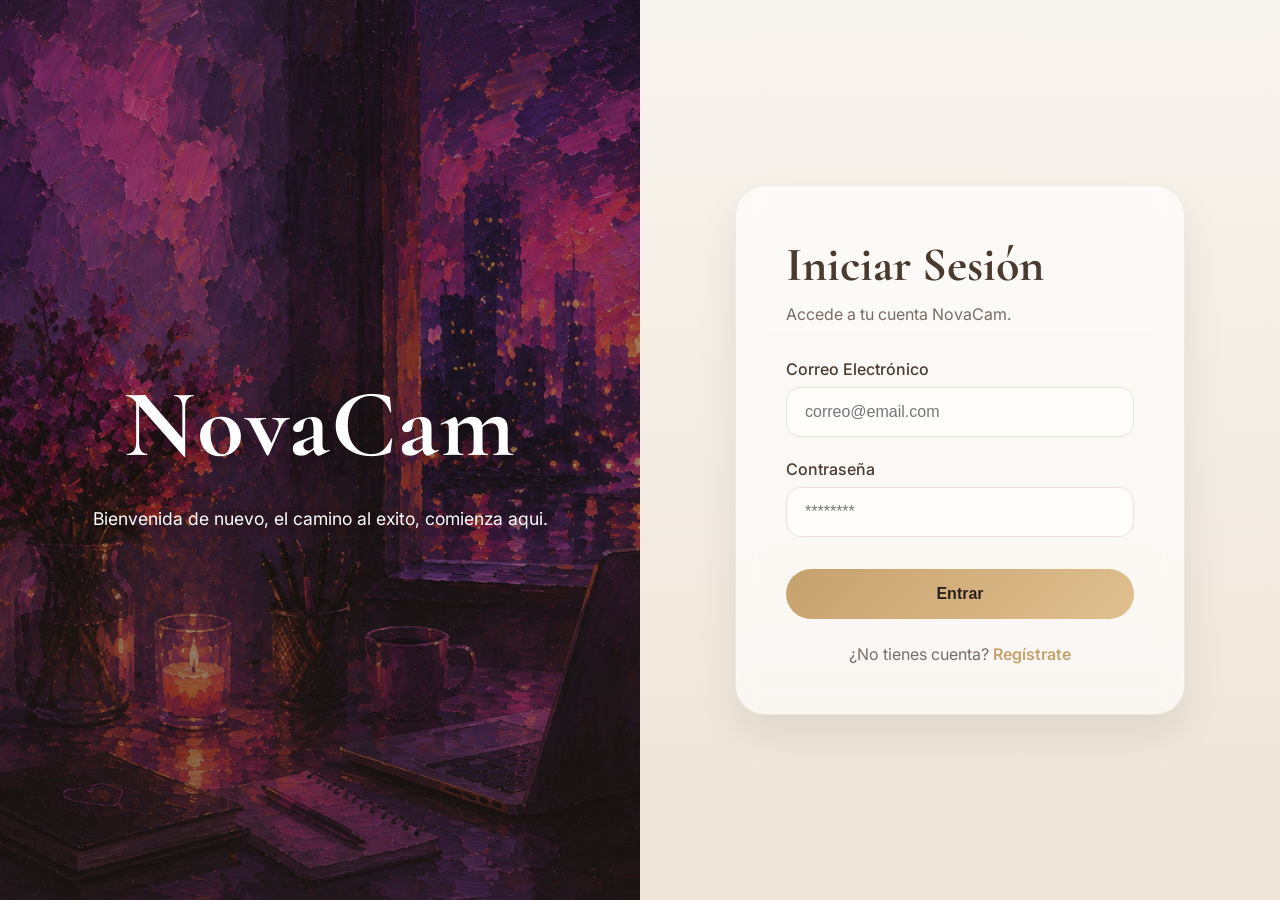
<file: target/FORM_NOVACAM/index.html>
<!DOCTYPE html>
<html lang="es">

<head>

    <meta charset="UTF-8">

    <meta name="viewport"
          content="width=device-width, initial-scale=1.0">

    <title>Iniciar Sesión | NovaCam</title>

    <!-- GOOGLE FONTS -->

    <link rel="preconnect"
          href="https://fonts.googleapis.com">

    <link rel="preconnect"
          href="https://fonts.gstatic.com"
          crossorigin>

    <link href="https://fonts.googleapis.com/css2?family=Cormorant+Garamond:wght@500;600;700&family=Inter:wght@300;400;500;600&display=swap"
          rel="stylesheet">

    <!-- CSS -->

    <link rel="stylesheet" href="index.css">

</head>

<body>

    <section class="login-container">

        <!-- LEFT SIDE -->

        <div class="login-image">

            <div class="overlay"></div>

            <div class="image-content">

                <h1>NovaCam</h1>

                <p>
                    Bienvenida de nuevo, el camino al exito, comienza aqui.
                </p>

            </div>

        </div>

        <!-- RIGHT SIDE -->

        <div class="login-form">

            <div class="form-box">

                <h2>Iniciar Sesión</h2>

                <p class="subtitle">
                    Accede a tu cuenta NovaCam.
                </p>
                
        <!-- FORMULARIO -->

                <form action="registro" method="post">
                
                    <!-- EMAIL -->

                    <div class="input-group">

                        <label>Correo Electrónico</label>

                        <input
                            type="email"
                            name="email"
                            placeholder="correo@email.com"
                            required>

                    </div>

                    <!-- PASSWORD -->

                    <div class="input-group">

                        <label>Contraseña</label>

                        <input
                            type="password"
                            name="password"
                            placeholder="********"
                            required>

                    </div>
    
                       <!-- BUTTON -->

                    <button type="submit" class="btn-login">
                        
                        Entrar
                    
                    </button>

                </form>

                <p class="register-link">
                    ¿No tienes cuenta?
                    <a href="register.html">Regístrate</a>
                </p>

            </div>

        </div>

    </section>

</body>

</html>
</file>
<file: target/FORM_NOVACAM/index.css>
/* RESET */

*{
    margin: 0;
    padding: 0;
    box-sizing: border-box;
}

/* VARIABLES */

:root{

    --primary: #c6a16e;

    --gold: #e0c08f;

    --brown: #4b3a2f;

    --dark: #2b211b;

    --text: #3e322c;

    --gray: #7a6d66;

    --white: #ffffff;
}

/* BODY */

body{

    font-family: 'Inter', sans-serif;

    background:
    linear-gradient(
    to bottom,
    #f8f4ee,
    #efe5d8);

    min-height: 100vh;
}

/* CONTAINER */

.login-container{

    width: 100%;

    min-height: 100vh;

    display: grid;

    grid-template-columns: 1fr 1fr;
}

/* LEFT SIDE */

.login-image{

    position: relative;

    background:
    url('login_novacam.png');

    background-size: cover;

    background-position: center;

    background-repeat: no-repeat;

    display: flex;

    justify-content: center;

    align-items: center;
}

/* OVERLAY */

.overlay{

    position: absolute;

    inset: 0;

    background:
    linear-gradient(
    rgba(43,33,27,0.35),
    rgba(43,33,27,0.55));
}

/* IMAGE CONTENT */

.image-content{

    position: relative;

    z-index: 2;

    color: white;

    text-align: center;

    padding: 40px;
}

.image-content h1{

    font-family:
    'Cormorant Garamond',
    serif;

    font-size: 6rem;

    margin-bottom: 20px;

    letter-spacing: 2px;

    text-shadow:
    0 5px 20px rgba(0,0,0,0.35);
}

.image-content p{

    font-size: 1.1rem;

    line-height: 1.8;

    max-width: 500px;

    text-shadow:
    0 3px 10px rgba(0,0,0,0.25);
}

/* RIGHT SIDE */

.login-form{

    display: flex;

    justify-content: center;

    align-items: center;

    padding: 40px;
}

/* FORM BOX */

.form-box{

    width: 100%;

    max-width: 450px;

    background:
    rgba(255,255,255,0.65);

    backdrop-filter: blur(12px);

    padding: 50px;

    border-radius: 30px;

    box-shadow:
    0 20px 40px rgba(0,0,0,0.08);

    border:
    1px solid rgba(198,161,110,0.2);
}

/* TITLE */

.form-box h2{

    font-family:
    'Cormorant Garamond',
    serif;

    font-size: 3rem;

    color: var(--brown);

    margin-bottom: 10px;
}

/* SUBTITLE */

.subtitle{

    color: var(--gray);

    margin-bottom: 35px;
}

/* INPUT GROUP */

.input-group{

    display: flex;

    flex-direction: column;

    margin-bottom: 22px;
}

/* LABEL */

.input-group label{

    margin-bottom: 8px;

    color: var(--brown);

    font-weight: 500;
}

/* INPUT */

.input-group input{

    padding: 15px 18px;

    border-radius: 15px;

    border:
    1px solid rgba(198,161,110,0.3);

    background:
    rgba(255,255,255,0.8);

    outline: none;

    font-size: 1rem;

    transition: 0.3s;
}

/* INPUT FOCUS */

.input-group input:focus{

    border:
    1px solid var(--primary);

    box-shadow:
    0 0 10px rgba(198,161,110,0.2);
}

/* BUTTON */

.btn-login{

    width: 100%;

    padding: 16px;

    border: none;

    border-radius: 50px;

    background:
    linear-gradient(
    135deg,
    #c6a16e,
    #e0c08f);

    color: #2b211b;

    font-size: 1rem;

    font-weight: 600;

    cursor: pointer;

    transition: 0.3s;

    margin-top: 10px;
}

/* BUTTON HOVER */

.btn-login:hover{

    transform: translateY(-3px);

    box-shadow:
    0 10px 25px rgba(198,161,110,0.3);
}

/* REGISTER */

.register-link{

    margin-top: 25px;

    text-align: center;

    color: var(--gray);
}

.register-link a{

    color: var(--primary);

    text-decoration: none;

    font-weight: 600;
}

/* RESPONSIVE */

@media(max-width:900px){

    .login-container{

        grid-template-columns: 1fr;
    }

    .login-image{

        min-height: 40vh;
    }

    .image-content h1{

        font-size: 4rem;
    }

    .form-box{

        padding: 35px;
    }
}
</file>
